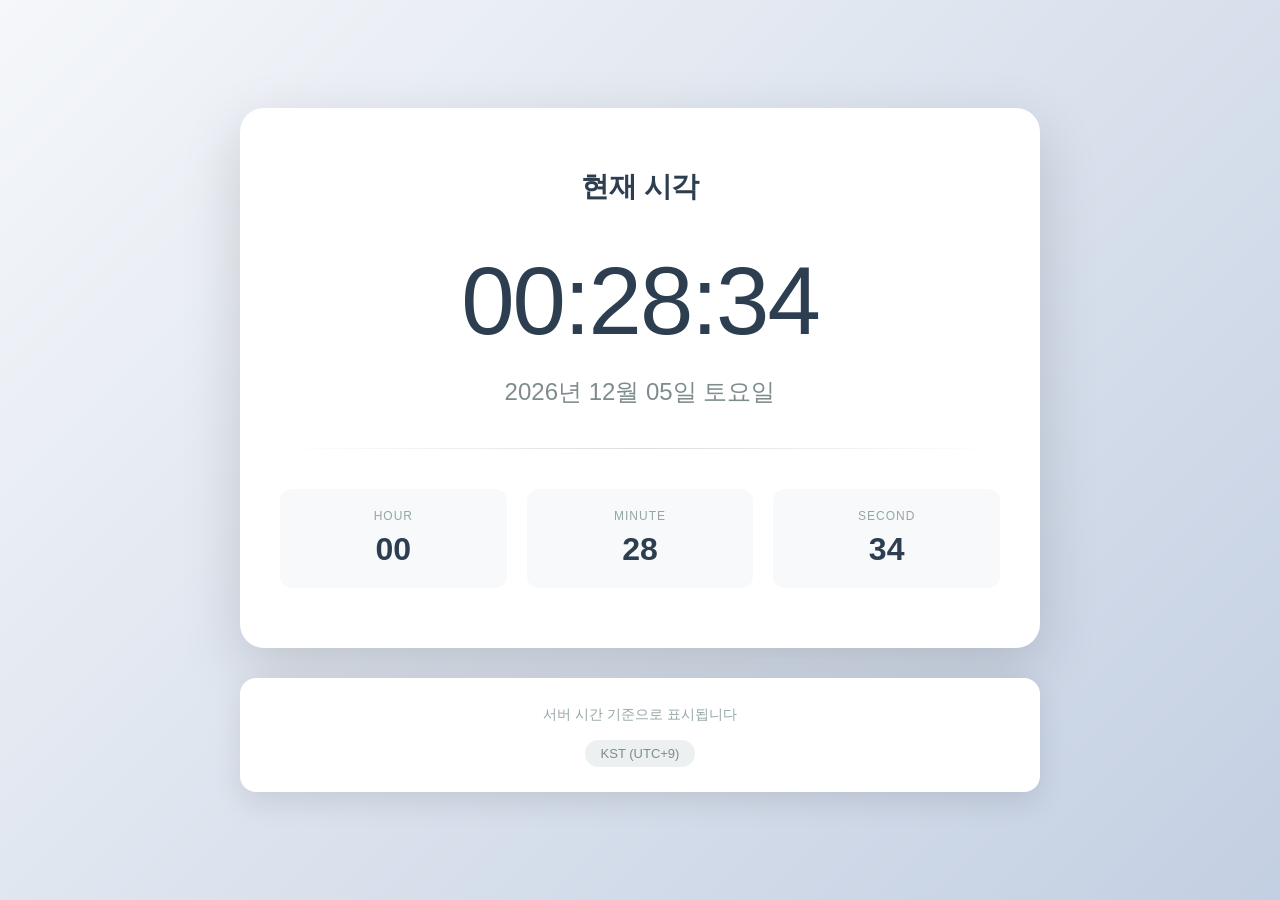
<file: var/www/clock/index.html>
<!DOCTYPE html>
<html lang="ko">
<head>
    <meta charset="UTF-8">
    <meta name="viewport" content="width=device-width, initial-scale=1.0">
    <title>현재 시각</title>
    <style>
        * {
            margin: 0;
            padding: 0;
            box-sizing: border-box;
        }
        body {
            font-family: -apple-system, BlinkMacSystemFont, 'Segoe UI', sans-serif;
            background: linear-gradient(135deg, #f5f7fa 0%, #c3cfe2 100%);
            color: #333;
            padding: 40px 20px;
            min-height: 100vh;
            display: flex;
            align-items: center;
            justify-content: center;
        }
        .container {
            max-width: 800px;
            width: 100%;
        }
        .clock-card {
            background: white;
            padding: 60px 40px;
            border-radius: 24px;
            box-shadow: 0 20px 60px rgba(0, 0, 0, 0.15);
            text-align: center;
            margin-bottom: 30px;
        }
        h1 {
            font-size: 28px;
            margin-bottom: 40px;
            color: #2c3e50;
            font-weight: 600;
            letter-spacing: -0.5px;
        }
        .time-display {
            font-size: 96px;
            font-weight: 200;
            color: #2c3e50;
            margin-bottom: 20px;
            font-variant-numeric: tabular-nums;
            letter-spacing: -2px;
        }
        .date-display {
            font-size: 24px;
            color: #7f8c8d;
            margin-bottom: 40px;
            font-weight: 400;
        }
        .divider {
            height: 1px;
            background: linear-gradient(to right, transparent, #ddd, transparent);
            margin: 40px 0;
        }
        .info-grid {
            display: grid;
            grid-template-columns: repeat(3, 1fr);
            gap: 20px;
        }
        .info-item {
            background: #f8f9fa;
            padding: 20px;
            border-radius: 12px;
            text-align: center;
        }
        .info-label {
            font-size: 12px;
            color: #95a5a6;
            text-transform: uppercase;
            letter-spacing: 1px;
            margin-bottom: 8px;
        }
        .info-value {
            font-size: 32px;
            font-weight: 600;
            color: #2c3e50;
        }
        .footer-card {
            background: white;
            padding: 25px;
            border-radius: 16px;
            box-shadow: 0 10px 30px rgba(0, 0, 0, 0.1);
            text-align: center;
        }
        .footer-text {
            color: #95a5a6;
            font-size: 14px;
            line-height: 1.6;
        }
        .timezone {
            display: inline-block;
            background: #ecf0f1;
            padding: 6px 16px;
            border-radius: 20px;
            font-size: 13px;
            color: #7f8c8d;
            margin-top: 15px;
        }
    </style>
</head>
<body>
    <div class="container">
        <div class="clock-card">
            <h1>현재 시각</h1>
            
            <div class="time-display" id="timeDisplay">--:--:--</div>
            <div class="date-display" id="dateDisplay">----년 --월 --일</div>
            
            <div class="divider"></div>
            
            <div class="info-grid">
                <div class="info-item">
                    <div class="info-label">Hour</div>
                    <div class="info-value" id="hours">--</div>
                </div>
                <div class="info-item">
                    <div class="info-label">Minute</div>
                    <div class="info-value" id="minutes">--</div>
                </div>
                <div class="info-item">
                    <div class="info-label">Second</div>
                    <div class="info-value" id="seconds">--</div>
                </div>
            </div>
        </div>
        
        <div class="footer-card">
            <p class="footer-text">서버 시간 기준으로 표시됩니다</p>
            <div class="timezone" id="timezone">KST (UTC+9)</div>
        </div>
    </div>

    <script>
        function updateTime() {
            const now = new Date();
            
            const hours = String(now.getHours()).padStart(2, '0');
            const minutes = String(now.getMinutes()).padStart(2, '0');
            const seconds = String(now.getSeconds()).padStart(2, '0');
            
            document.getElementById('timeDisplay').textContent = 
                `${hours}:${minutes}:${seconds}`;
            
            document.getElementById('hours').textContent = hours;
            document.getElementById('minutes').textContent = minutes;
            document.getElementById('seconds').textContent = seconds;
            
            const year = now.getFullYear();
            const month = String(now.getMonth() + 1).padStart(2, '0');
            const date = String(now.getDate()).padStart(2, '0');
            const days = ['일', '월', '화', '수', '목', '금', '토'];
            const day = days[now.getDay()];
            
            document.getElementById('dateDisplay').textContent = 
                `${year}년 ${month}월 ${date}일 ${day}요일`;
        }
        
        updateTime();
        setInterval(updateTime, 1000);
    </script>
</body>
</html>
</file>
